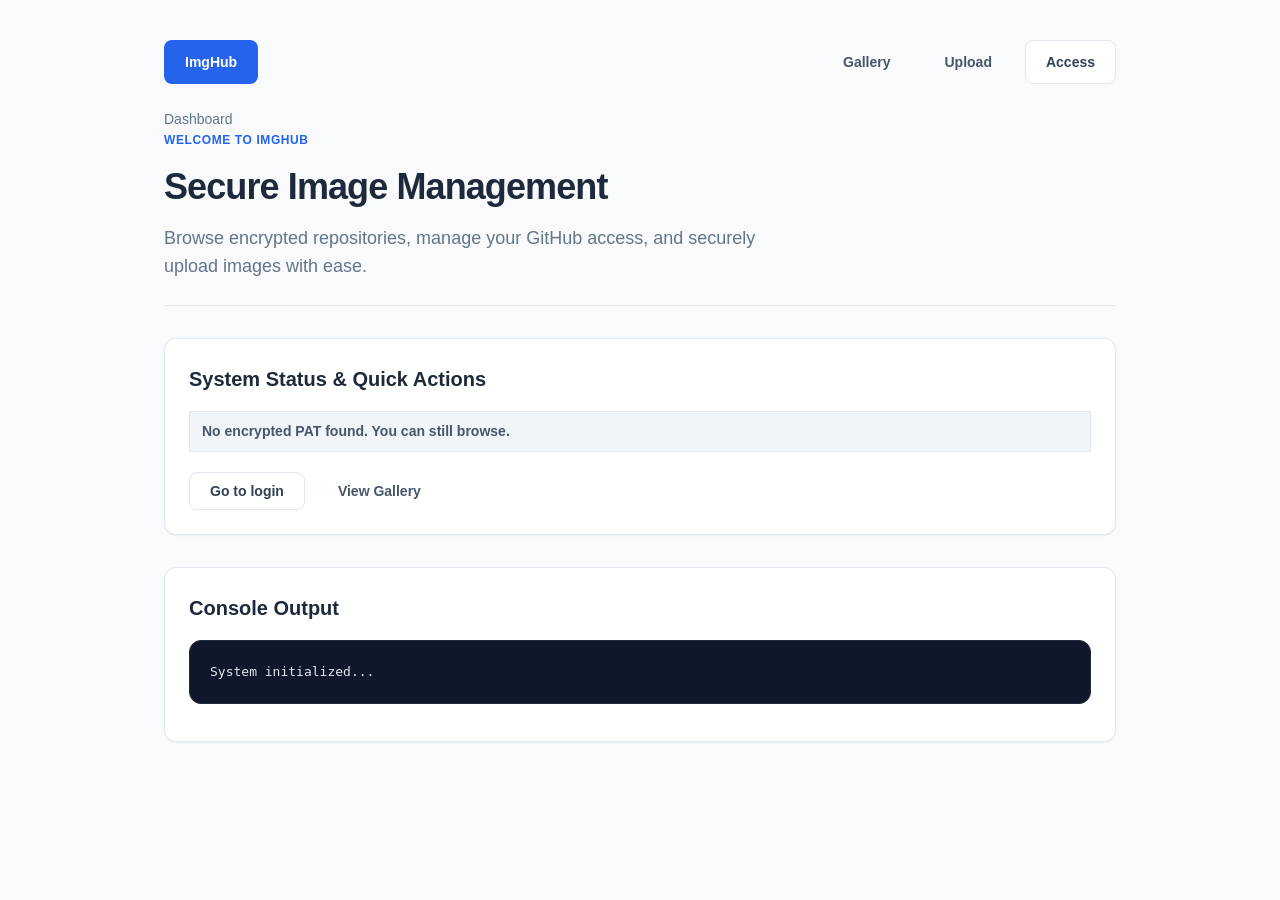
<file: index.html>
<!DOCTYPE html>
<html lang="en">
<head>
  <meta charset="UTF-8" />
  <meta name="viewport" content="width=device-width, initial-scale=1.0" />
  <title>ImgHub | Secure Image Repository</title>
  <link rel="stylesheet" href="style.css" />
</head>
<body>
  <main class="app-shell">
    <header class="page-head">
      <nav class="row" aria-label="Primary navigation">
        <a href="index.html" class="button">ImgHub</a>
        <div class="row" style="margin-left: auto;">
          <a href="gallery.html" class="button ghost">Gallery</a>
          <a href="upload.html" class="button ghost">Upload</a>
          <a href="login.html" class="button secondary">Access</a>
        </div>
      </nav>
      <div class="link-row">
        <span>Dashboard</span>
      </div>
      <p class="page-kicker">Welcome to ImgHub</p>
      <h1>Secure Image Management</h1>
      <p class="page-subtitle">Browse encrypted repositories, manage your GitHub access, and securely upload images with ease.</p>
    </header>

    <section class="card hero-card">
      <h2 class="card-title">System Status & Quick Actions</h2>
      <div class="status-block">
        <div class="status-bar" id="homeText">Checking status...</div>
        <div class="actions">
          <button id="loginBtn" class="secondary">Manage Access</button>
          <button id="uploadBtn">New Upload</button>
          <button id="galleryBtn" class="ghost">View Gallery</button>
        </div>
      </div>
    </section>

    <section class="card">
      <h2 class="card-title">Console Output</h2>
      <pre id="logBox" class="log-box">System initialized...</pre>
    </section>
  </main>

  <script src="utils.js"></script>
  <script src="index.js"></script>
</body>
</html>
</file>
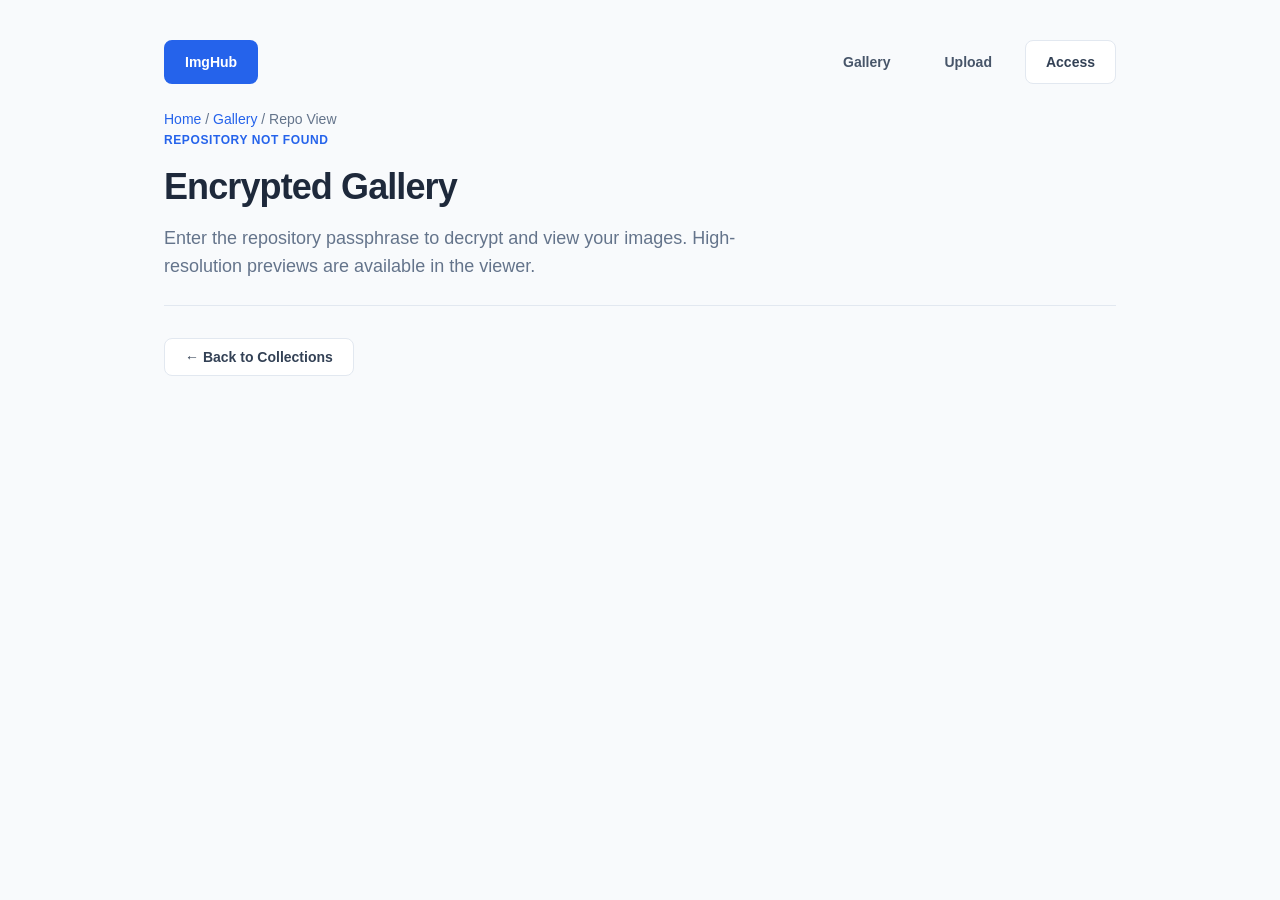
<file: gallery-view.html>
<!DOCTYPE html>
<html lang="en">
<head>
  <meta charset="UTF-8" />
  <meta name="viewport" content="width=device-width, initial-scale=1.0" />
  <title>Repo View | ImgHub</title>
  <link rel="stylesheet" href="style.css" />
</head>
<body>
  <main class="app-shell">
    <header class="page-head">
      <nav class="row" aria-label="Primary navigation">
        <a href="index.html" class="button">ImgHub</a>
        <div class="row" style="margin-left: auto;">
          <a href="gallery.html" class="button ghost">Gallery</a>
          <a href="upload.html" class="button ghost">Upload</a>
          <a href="login.html" class="button secondary">Access</a>
        </div>
      </nav>
      <div class="link-row">
        <a href="index.html">Home</a>
        <span aria-hidden="true"> / </span>
        <a href="gallery.html">Gallery</a>
        <span aria-hidden="true"> / </span>
        <span>Repo View</span>
      </div>
      <p class="page-kicker" id="repoInfo">Repository View</p>
      <h1>Encrypted Gallery</h1>
      <p class="page-subtitle">Enter the repository passphrase to decrypt and view your images. High-resolution previews are available in the viewer.</p>
    </header>

    <div class="actions" style="justify-content: space-between; align-items: center; margin-bottom: -1rem;">
      <button id="backBtn" class="secondary">← Back to Collections</button>
    </div>

    <section class="card" style="background: transparent; border: none; box-shadow: none; padding: 0;">
      <div id="images" class="gallery-grid">
        <!-- JS will decrypt and populate images here -->
      </div>
    </section>
  </main>

  <script src="carousel.js"></script>
  <script src="gallery-view.js"></script>
  <script src="utils.js"></script>
  <script src="imgEncrypt.js"></script>
</body>
</html>
</file>
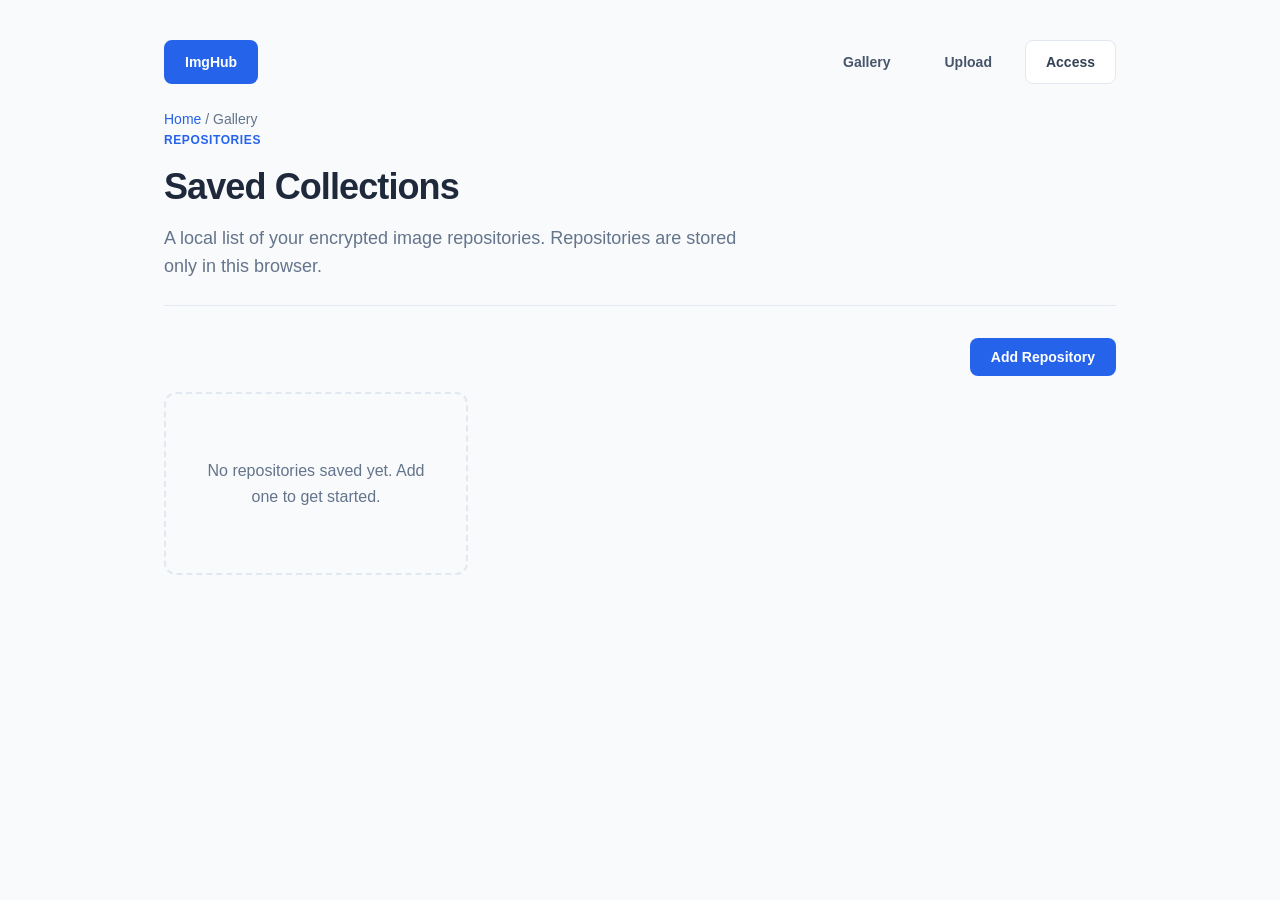
<file: gallery.html>
<!DOCTYPE html>
<html lang="en">
<head>
  <meta charset="UTF-8" />
  <meta name="viewport" content="width=device-width, initial-scale=1.0" />
  <title>Gallery | ImgHub</title>
  <link rel="stylesheet" href="style.css" />
</head>
<body>
  <main class="app-shell">
    <header class="page-head">
      <nav class="row" aria-label="Primary navigation">
        <a href="index.html" class="button">ImgHub</a>
        <div class="row" style="margin-left: auto;">
          <a href="gallery.html" class="button ghost">Gallery</a>
          <a href="upload.html" class="button ghost">Upload</a>
          <a href="login.html" class="button secondary">Access</a>
        </div>
      </nav>
      <div class="link-row">
        <a href="index.html">Home</a>
        <span aria-hidden="true"> / </span>
        <span>Gallery</span>
      </div>
      <p class="page-kicker">Repositories</p>
      <h1>Saved Collections</h1>
      <p class="page-subtitle">A local list of your encrypted image repositories. Repositories are stored only in this browser.</p>
    </header>

    <div class="actions" style="justify-content: flex-end; margin-bottom: -1rem;">
      <button id="addRepoBtn" class="primary">Add Repository</button>
    </div>

    <section class="card" style="background: transparent; border: none; box-shadow: none; padding: 0;">
      <div id="repoList" class="repo-list">
        <!-- JS will populate this -->
      </div>
    </section>
  </main>

  <script src="utils.js"></script>
  <script src="gallery.js"></script>
</body>
</html>
</file>
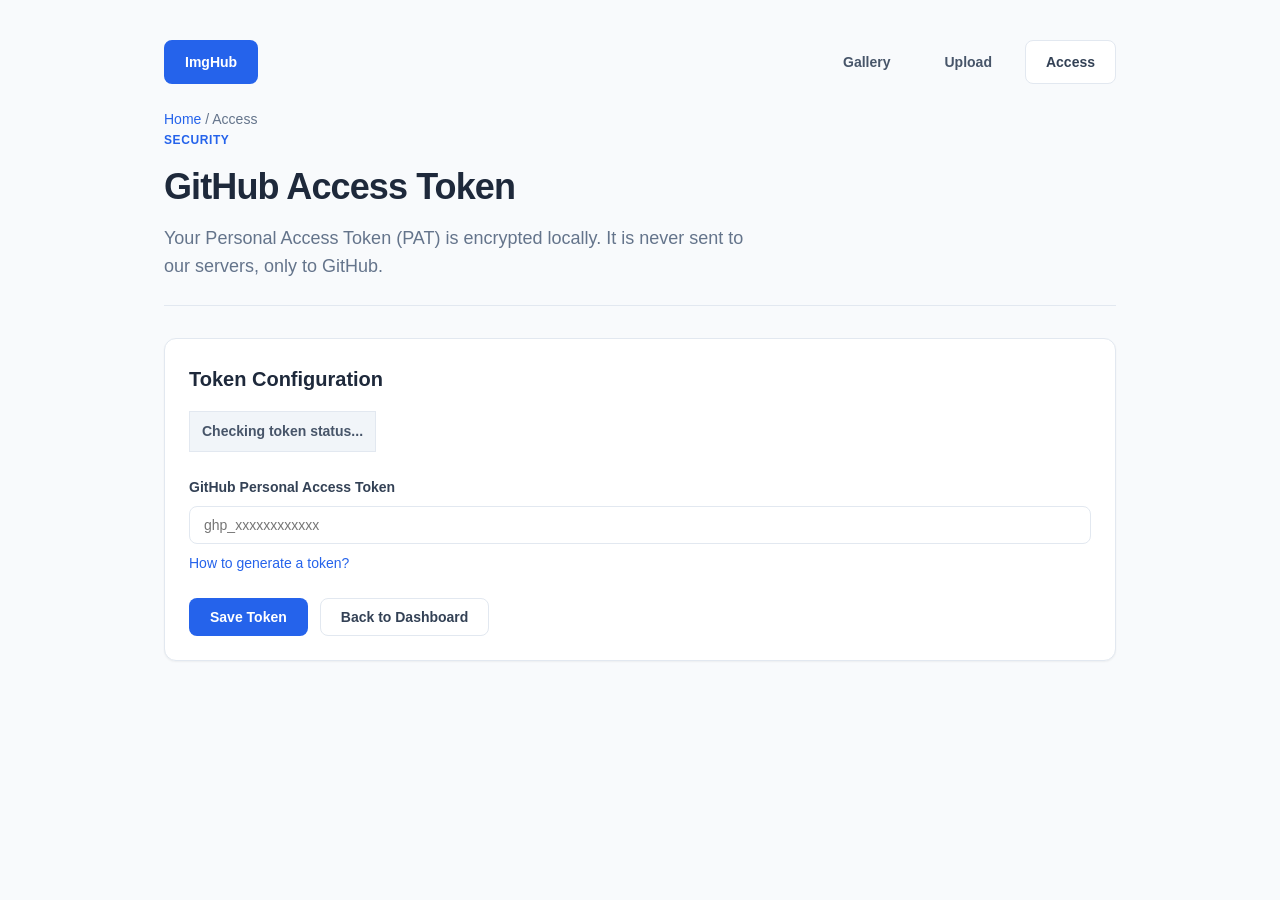
<file: login.html>
<!DOCTYPE html>
<html lang="en">
<head>
  <meta charset="UTF-8" />
  <meta name="viewport" content="width=device-width, initial-scale=1.0" />
  <title>Access | ImgHub</title>
  <link rel="stylesheet" href="style.css" />
</head>
<body>
  <main class="app-shell">
    <header class="page-head">
      <nav class="row" aria-label="Primary navigation">
        <a href="index.html" class="button">ImgHub</a>
        <div class="row" style="margin-left: auto;">
          <a href="gallery.html" class="button ghost">Gallery</a>
          <a href="upload.html" class="button ghost">Upload</a>
          <a href="login.html" class="button secondary">Access</a>
        </div>
      </nav>
      <div class="link-row">
        <a href="index.html">Home</a>
        <span aria-hidden="true"> / </span>
        <span>Access</span>
      </div>
      <p class="page-kicker">Security</p>
      <h1>GitHub Access Token</h1>
      <p class="page-subtitle">Your Personal Access Token (PAT) is encrypted locally. It is never sent to our servers, only to GitHub.</p>
    </header>

    <section class="card">
      <h2 class="card-title">Token Configuration</h2>
      <div id="loginText" class="status-bar" style="margin-bottom: 1.5rem;">Checking token status...</div>
      
      <div class="field">
        <label for="patInput">GitHub Personal Access Token</label>
        <input id="patInput" type="password" placeholder="ghp_xxxxxxxxxxxx" />
        <p class="link-row" style="margin-top: 0.5rem;">
          <a href="https://docs.github.com/en/authentication/keeping-your-account-and-data-secure/managing-your-personal-access-tokens#creating-a-fine-grained-personal-access-token" target="_blank" rel="noopener noreferrer">How to generate a token?</a>
        </p>
      </div>

      <div class="actions">
        <button id="savePatBtn">Save Token</button>
        <button id="browseBtn" class="secondary">Back to Dashboard</button>
      </div>
    </section>
  </main>

  <script src="utils.js"></script>
  <script src="login.js"></script>
</body>
</html>
</file>
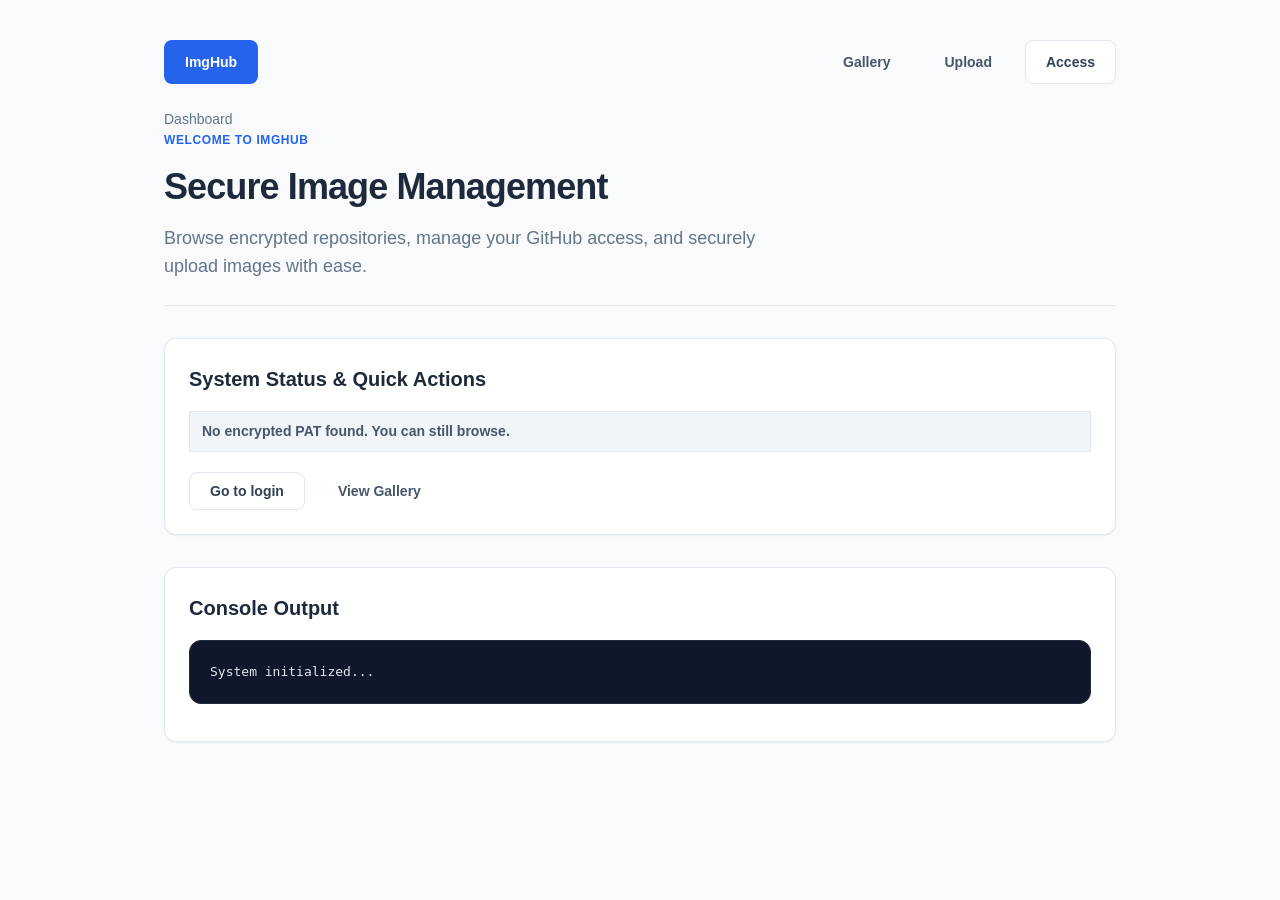
<file: upload.html>
<!DOCTYPE html>
<html lang="en">
<head>
  <meta charset="UTF-8" />
  <meta name="viewport" content="width=device-width, initial-scale=1.0" />
  <title>Upload | ImgHub</title>
  <link rel="stylesheet" href="style.css" />
</head>
<body>
  <main class="app-shell">
    <header class="page-head">
      <nav class="row" aria-label="Primary navigation">
        <a href="index.html" class="button">ImgHub</a>
        <div class="row" style="margin-left: auto;">
          <a href="gallery.html" class="button ghost">Gallery</a>
          <a href="upload.html" class="button ghost">Upload</a>
          <a href="login.html" class="button secondary">Access</a>
        </div>
      </nav>
      <div class="link-row">
        <a href="index.html">Home</a>
        <span aria-hidden="true"> / </span>
        <span>Upload</span>
      </div>
      <p class="page-kicker">Deployment</p>
      <h1>Push Encrypted Images</h1>
      <p class="page-subtitle">Select images to encrypt and upload to your GitHub repository. Everything is processed in-browser.</p>
    </header>

    <form id="uploadForm" class="card">
      <h2 class="card-title">Upload Details</h2>

      <label class="check-row" for="isNewRepo">
        <input id="isNewRepo" type="checkbox" />
        <span>Create as a new repository</span>
      </label>

      <div class="row" style="display: grid; grid-template-columns: 1fr 1fr; gap: 1.5rem; align-items: start;">
        <div class="field">
          <label for="ownerName">GitHub Owner</label>
          <input id="ownerName" type="text" placeholder="username or org" required />
        </div>

        <div class="field">
          <label for="repoName">Repository Name</label>
          <input id="repoName" type="text" placeholder="my-secure-images" required />
        </div>
      </div>

      <div id="repoPassWrap" class="field">
        <label for="repoPassphrase">Repository Passphrase</label>
        <input id="repoPassphrase" type="password" placeholder="Used for encryption/decryption" />
      </div>

      <div class="field">
        <label for="msg">Commit Message</label>
        <textarea id="msg" placeholder="Describe this upload..."></textarea>
      </div>

      <div class="field">
        <label for="imageFiles">Image Files</label>
        <input id="imageFiles" type="file" accept="image/*" multiple />
      </div>

      <div class="actions">
        <button type="submit" style="width: 100%; justify-content: center;">Start Upload</button>
      </div>
    </form>

    <section class="card">
      <h2 class="card-title">Upload Progress</h2>
      <pre id="uploadLog" class="log-box">Ready for upload...</pre>
    </section>
  </main>

  <script src="utils.js"></script>
  <script src="github.js"></script>
  <script src="upload.js"></script>
  <script src="imgEncrypt.js"></script>
</body>
</html>
</file>
<file: style.css>
:root {
  --bg: #f8fafc;
  --surface: #ffffff;
  --primary: #2563eb;
  --primary-hover: #1d4ed8;
  --text: #0f172a;
  --text-muted: #64748b;
  --border: #e2e8f0;
  --border-focus: #3b82f6;
  --success: #10b981;
  --danger: #ef4444;
  --shadow-sm: 0 1px 2px 0 rgb(0 0 0 / 0.05);
  --shadow: 0 4px 6px -1px rgb(0 0 0 / 0.1), 0 2px 4px -2px rgb(0 0 0 / 0.1);
  --shadow-md: 0 10px 15px -3px rgb(0 0 0 / 0.1), 0 4px 6px -4px rgb(0 0 0 / 0.1);
  --radius: 0.75rem;
  --container: 1000px;
  --font-sans: "Inter", -apple-system, BlinkMacSystemFont, "Segoe UI", Roboto, sans-serif;
}

* {
  box-sizing: border-box;
}

html {
  font-size: 16px;
  -webkit-font-smoothing: antialiased;
  -moz-osx-font-smoothing: grayscale;
}

body {
  margin: 0;
  min-height: 100vh;
  font-family: var(--font-sans);
  line-height: 1.6;
  color: var(--text);
  background: var(--bg);
}

.app-shell {
  max-width: var(--container);
  margin: 0 auto;
  padding: 2rem 1.5rem;
  display: flex;
  flex-direction: column;
  gap: 2rem;
}

nav.row {
  display: flex;
  gap: 0.75rem;
  align-items: center;
  padding: 0.5rem 0;
  margin-bottom: 1rem;
}

a {
  color: var(--primary);
  text-decoration: none;
  transition: color 0.2s;
}

a:hover {
  color: var(--primary-hover);
}

.page-head {
  border-bottom: 1px solid var(--border);
  padding-bottom: 1.5rem;
}

.page-head h1 {
  font-size: 2.25rem;
  font-weight: 800;
  margin: 0.5rem 0;
  letter-spacing: -0.025em;
  color: #1e293b;
}

.page-kicker {
  font-size: 0.75rem;
  font-weight: 700;
  color: var(--primary);
  text-transform: uppercase;
  letter-spacing: 0.05em;
  margin: 0;
}

.page-subtitle {
  color: var(--text-muted);
  font-size: 1.125rem;
  max-width: 600px;
  margin: 0;
}

.link-row {
  font-size: 0.875rem;
  color: var(--text-muted);
  margin-top: 1rem;
}

.card {
  background: var(--surface);
  border: 1px solid var(--border);
  border-radius: var(--radius);
  padding: 1.5rem;
  box-shadow: var(--shadow-sm);
  transition: transform 0.2s, box-shadow 0.2s;
}

.card-title {
  font-size: 1.25rem;
  font-weight: 700;
  margin: 0 0 1rem;
  color: #1e293b;
}

.status-block {
  display: flex;
  flex-direction: column;
  gap: 1.25rem;
}
.status-bar {
  display: inline-block;
  padding: 0.5rem 0.75rem;
  border: 1px solid var(--border);
  background: #f1f5f9;
  color: #475569;
  font-size: 0.875rem;
  font-weight: 600;
}
.actions, .row {
  display: flex;
  gap: 0.75rem;
  align-items: center;
  flex-wrap: wrap;
}

button, .button {
  display: inline-flex;
  align-items: center;
  justify-content: center;
  padding: 0.625rem 1.25rem;
  font-size: 0.875rem;
  font-weight: 600;
  border-radius: 0.5rem;
  cursor: pointer;
  transition: all 0.2s;
  border: 1px solid transparent;
  background: var(--primary);
  color: white;
  font-family: inherit;
}

button:hover, .button:hover {
  background: var(--primary-hover);
  transform: translateY(-1px);
  box-shadow: var(--shadow);
}

button:active, .button:active {
  transform: translateY(0);
}

button.secondary, .button.secondary {
  background: white;
  color: #334155;
  border-color: var(--border);
}

button.secondary:hover, .button.secondary:hover {
  background: #f8fafc;
  border-color: #cbd5e1;
}

button.ghost, .button.ghost {
  background: transparent;
  color: #475569;
}

button.ghost:hover, .button.ghost:hover {
  background: #f1f5f9;
  color: var(--text);
}

button.danger, .button.danger {
  background: white;
  color: var(--danger);
  border-color: #fecaca;
}

button.danger:hover, .button.danger:hover {
  background: #fef2f2;
}

.field {
  margin-bottom: 1.5rem;
}

label {
  display: block;
  font-size: 0.875rem;
  font-weight: 600;
  margin-bottom: 0.5rem;
  color: #334155;
}

input[type="text"],
input[type="password"],
input[type="file"],
textarea {
  width: 100%;
  padding: 0.625rem 0.875rem;
  border-radius: 0.5rem;
  border: 1px solid var(--border);
  background: white;
  font-size: 0.875rem;
  color: var(--text);
  transition: all 0.2s;
}

input:focus, textarea:focus {
  outline: none;
  border-color: var(--border-focus);
  box-shadow: 0 0 0 3px rgba(37, 99, 235, 0.1);
}

textarea {
  min-height: 120px;
  resize: vertical;
}

.check-row {
  display: flex;
  align-items: center;
  gap: 0.75rem;
  padding: 0.75rem 1rem;
  background: #f8fafc;
  border: 1px solid var(--border);
  border-radius: 0.5rem;
  cursor: pointer;
  margin-bottom: 1.5rem;
}

.check-row:hover {
  border-color: #cbd5e1;
}

.log-box {
  background: #0f172a;
  color: #e2e8f0;
  padding: 1.25rem;
  border-radius: 0.75rem;
  font-family: "JetBrains Mono", "Fira Code", monospace;
  font-size: 0.8125rem;
  line-height: 1.7;
  overflow: auto;
  border: 1px solid #1e293b;
}

.repo-list {
  display: grid;
  grid-template-columns: repeat(auto-fill, minmax(300px, 1fr));
  gap: 1.25rem;
}

.repo-item {
  padding: 1.25rem;
  background: white;
  border: 1px solid var(--border);
  border-radius: var(--radius);
  display: flex;
  flex-direction: column;
  gap: 1rem;
  transition: all 0.2s;
}

.repo-item:hover {
  border-color: var(--border-focus);
  box-shadow: var(--shadow);
}

.repo-label {
  font-size: 0.7rem;
  font-weight: 700;
  color: var(--primary);
  text-transform: uppercase;
  letter-spacing: 0.05em;
}

.repo-name {
  font-size: 1.125rem;
  font-weight: 700;
  color: #1e293b;
  margin-bottom: 0.5rem;
}

.gallery-grid {
  display: grid;
  grid-template-columns: repeat(auto-fill, minmax(200px, 1fr));
  gap: 1.5rem;
  margin-top: 1.5rem;
}

#images canvas {
  width: 100%;
  aspect-ratio: 1;
  object-fit: cover;
  border-radius: 0.5rem;
  border: 1px solid var(--border);
  background: #f1f5f9;
  cursor: pointer;
  transition: transform 0.2s, box-shadow 0.2s;
}

#images canvas:hover {
  transform: scale(1.02);
  box-shadow: var(--shadow-md);
}

.carousel-overlay {
  position: fixed;
  inset: 0;
  background: rgba(15, 23, 42, 0.95);
  backdrop-filter: blur(4px);
  z-index: 1000;
  display: none;
  align-items: center;
  justify-content: center;
}

.carousel-nav, .carousel-close {
  background: rgba(255, 255, 255, 0.1);
  border: 1px solid rgba(255, 255, 255, 0.2);
  color: white;
  width: 3rem;
  height: 3rem;
  border-radius: 50%;
  display: flex;
  align-items: center;
  justify-content: center;
  font-size: 1.5rem;
  transition: all 0.2s;
}

.carousel-nav:hover, .carousel-close:hover {
  background: rgba(255, 255, 255, 0.2);
  transform: scale(1.1);
}

.empty-state {
  text-align: center;
  padding: 4rem 2rem;
  border: 2px dashed var(--border);
  border-radius: var(--radius);
  color: var(--text-muted);
}

@media (max-width: 640px) {
  .app-shell {
    padding: 1.5rem 1rem;
    gap: 1.5rem;
  }
  
  .page-head h1 {
    font-size: 1.75rem;
  }
  
  .gallery-grid {
    grid-template-columns: repeat(auto-fill, minmax(140px, 1fr));
    gap: 1rem;
  }
}

.hidden {
  display: none !important;
}
</file>
